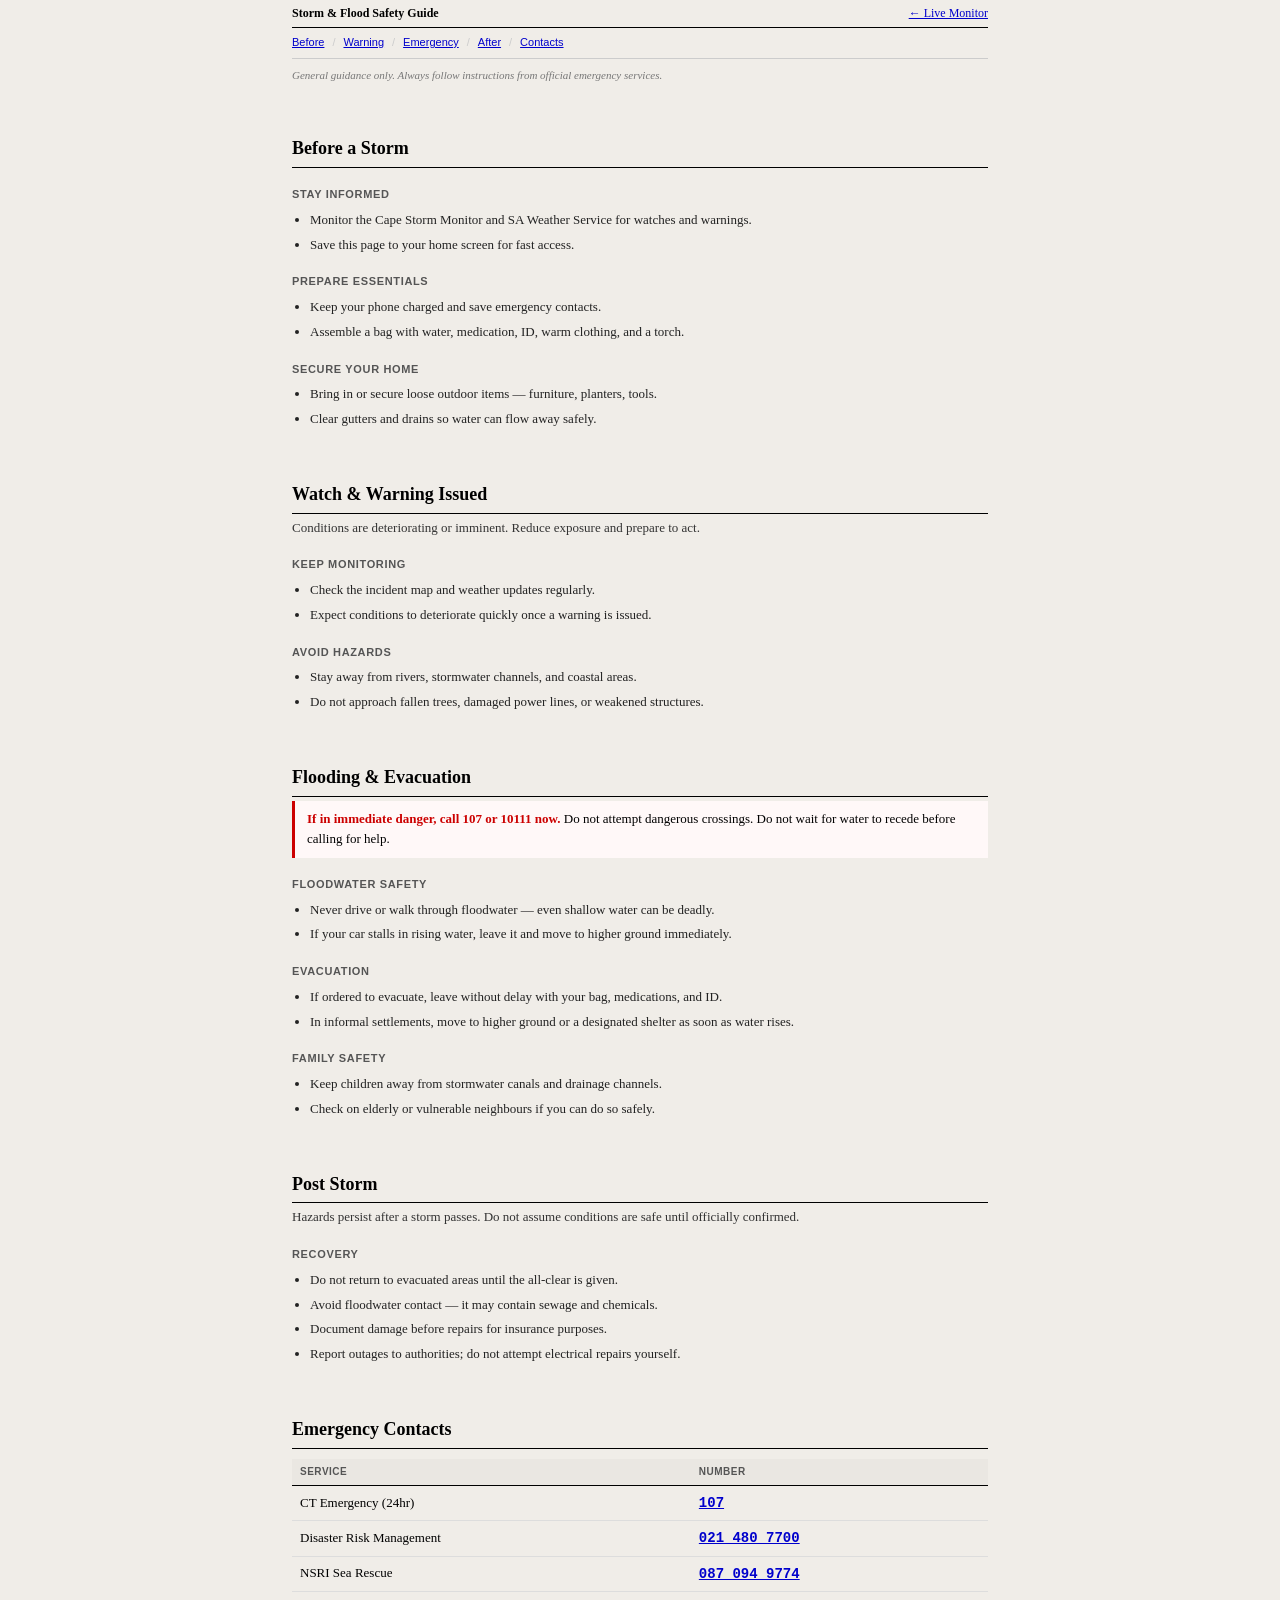
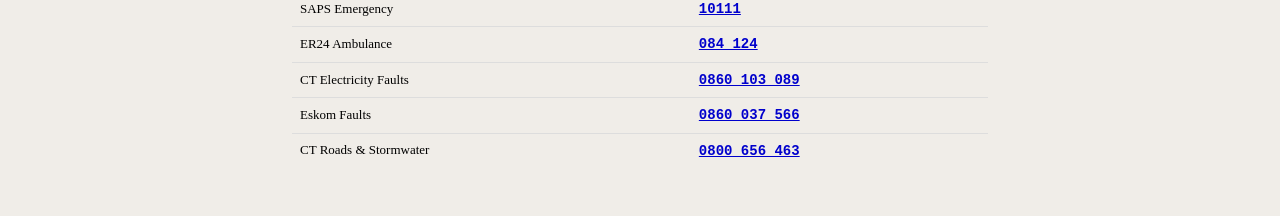
<file: assets/what-to-do.html>
<!DOCTYPE html>
<html lang="en">
<head>
  <meta charset="UTF-8">
  <meta name="viewport" content="width=device-width, initial-scale=1.0">
  <meta name="description" content="Storm and flood safety guide for Cape Town residents">
  <title>Storm &amp; Flood Safety — Cape Storm Monitor</title>
  <style>
    *, *::before, *::after { box-sizing: border-box; margin: 0; padding: 0; }

    body {
      background: #f0ede8;
      color: #000;
      font-family: Georgia, 'Times New Roman', serif;
      font-size: 14px;
      line-height: 1.6;
      max-width: 720px;
      margin: 0 auto;
      padding: 0 12px 48px;
    }

    a { color: #00c; }
    a:visited { color: #551a8b; }
    a:hover { color: #c00; }

    /* ── Header ── */
    .guide-header {
      padding: 4px 0;
      border-bottom: 1px solid #000;
      display: flex;
      align-items: baseline;
      justify-content: space-between;
      gap: 12px;
    }
    .guide-header-title {
      font-family: Georgia, serif;
      font-size: 12px;
      font-weight: bold;
    }
    .guide-back { font-size: 12px; }

    /* ── Phase nav ── */
    .phase-nav {
      font-family: Arial, sans-serif;
      font-size: 11px;
      padding: 6px 0;
      border-bottom: 1px solid #ccc;
      display: flex;
      flex-wrap: wrap;
      gap: 0;
    }
    .phase-nav a {
      color: #00c;
      text-decoration: underline;
      padding: 0 8px 0 0;
    }
    .phase-nav a:first-child { padding-left: 0; }
    .phase-nav span { color: #ccc; padding-right: 8px; }

    /* ── Alert ── */
    .alert {
      border-left: 3px solid #c00;
      padding: 8px 12px;
      background: #fff8f8;
      font-size: 13px;
      margin-bottom: 16px;
    }
    .alert strong { color: #c00; }

    /* ── Sections ── */
    .phase-section {
      padding-top: 24px;
    }

    h1 {
      font-family: Georgia, serif;
      font-size: 18px;
      font-weight: bold;
      margin: 16px 0 4px;
      padding-bottom: 4px;
      border-bottom: 1px solid #000;
    }

    h2 {
      font-family: Arial, Helvetica, sans-serif;
      font-size: 11px;
      font-weight: bold;
      text-transform: uppercase;
      letter-spacing: 0.06em;
      color: #555;
      margin: 18px 0 6px;
    }

    h3 {
      font-family: Georgia, serif;
      font-size: 13px;
      font-weight: bold;
      margin: 12px 0 4px;
    }

    p {
      font-size: 13px;
      color: #333;
      margin-bottom: 10px;
    }

    ul {
      padding-left: 18px;
      margin-bottom: 10px;
      font-size: 13px;
      color: #222;
    }
    ul li { margin-bottom: 4px; }

    /* ── Contacts table ── */
    .contacts-table {
      width: 100%;
      border-collapse: collapse;
      font-size: 13px;
      margin-top: 10px;
    }
    .contacts-table th {
      font-family: Arial, sans-serif;
      font-size: 10px;
      font-weight: bold;
      text-transform: uppercase;
      letter-spacing: 0.05em;
      color: #555;
      padding: 5px 8px;
      border-bottom: 1px solid #000;
      text-align: left;
      background: #eae7e2;
    }
    .contacts-table td {
      padding: 6px 8px;
      border-bottom: 1px solid #ddd;
      vertical-align: middle;
    }
    .contacts-table tr:last-child td { border-bottom: none; }
    .contacts-table tr:hover { background: #ebe8e3; }
    .contacts-table .num {
      font-family: 'Courier New', monospace;
      font-weight: bold;
      font-size: 14px;
    }
    .contacts-table a { color: #00c; }

    @media print {
      body { background: #fff; }
      .guide-header, .phase-nav { display: none; }
    }
  </style>
</head>
<body>

<div class="guide-header">
  <div class="guide-header-title">Storm &amp; Flood Safety Guide</div>
  <a href="../index.html" class="guide-back">&#8592; Live Monitor</a>
</div>

<nav class="phase-nav">
  <a href="#get-ready">Before</a><span>/</span>
  <a href="#get-set">Warning</a><span>/</span>
  <a href="#go">Emergency</a><span>/</span>
  <a href="#after">After</a><span>/</span>
  <a href="#contacts">Contacts</a>
</nav>

<p style="font-size:11px; color:#777; font-style:italic; padding: 8px 0 0;">General guidance only. Always follow instructions from official emergency services.</p>

<!-- BEFORE -->
<div class="phase-section" id="get-ready">
  <h1>Before a Storm</h1>

  <h2>Stay informed</h2>
  <ul>
    <li>Monitor the Cape Storm Monitor and SA Weather Service for watches and warnings.</li>
    <li>Save this page to your home screen for fast access.</li>
  </ul>

  <h2>Prepare essentials</h2>
  <ul>
    <li>Keep your phone charged and save emergency contacts.</li>
    <li>Assemble a bag with water, medication, ID, warm clothing, and a torch.</li>
  </ul>

  <h2>Secure your home</h2>
  <ul>
    <li>Bring in or secure loose outdoor items — furniture, planters, tools.</li>
    <li>Clear gutters and drains so water can flow away safely.</li>
  </ul>
</div>

<!-- WARNING -->
<div class="phase-section" id="get-set">
  <h1>Watch &amp; Warning Issued</h1>
  <p>Conditions are deteriorating or imminent. Reduce exposure and prepare to act.</p>

  <h2>Keep monitoring</h2>
  <ul>
    <li>Check the incident map and weather updates regularly.</li>
    <li>Expect conditions to deteriorate quickly once a warning is issued.</li>
  </ul>

  <h2>Avoid hazards</h2>
  <ul>
    <li>Stay away from rivers, stormwater channels, and coastal areas.</li>
    <li>Do not approach fallen trees, damaged power lines, or weakened structures.</li>
  </ul>
</div>

<!-- EMERGENCY -->
<div class="phase-section" id="go">
  <h1>Flooding &amp; Evacuation</h1>

  <div class="alert">
    <strong>If in immediate danger, call 107 or 10111 now.</strong> Do not attempt dangerous crossings. Do not wait for water to recede before calling for help.
  </div>

  <h2>Floodwater safety</h2>
  <ul>
    <li>Never drive or walk through floodwater — even shallow water can be deadly.</li>
    <li>If your car stalls in rising water, leave it and move to higher ground immediately.</li>
  </ul>

  <h2>Evacuation</h2>
  <ul>
    <li>If ordered to evacuate, leave without delay with your bag, medications, and ID.</li>
    <li>In informal settlements, move to higher ground or a designated shelter as soon as water rises.</li>
  </ul>

  <h2>Family safety</h2>
  <ul>
    <li>Keep children away from stormwater canals and drainage channels.</li>
    <li>Check on elderly or vulnerable neighbours if you can do so safely.</li>
  </ul>
</div>

<!-- AFTER -->
<div class="phase-section" id="after">
  <h1>Post Storm</h1>
  <p>Hazards persist after a storm passes. Do not assume conditions are safe until officially confirmed.</p>

  <h2>Recovery</h2>
  <ul>
    <li>Do not return to evacuated areas until the all-clear is given.</li>
    <li>Avoid floodwater contact — it may contain sewage and chemicals.</li>
    <li>Document damage before repairs for insurance purposes.</li>
    <li>Report outages to authorities; do not attempt electrical repairs yourself.</li>
  </ul>
</div>

<!-- CONTACTS -->
<div class="phase-section" id="contacts">
  <h1>Emergency Contacts</h1>
  <table class="contacts-table">
    <thead>
      <tr><th>Service</th><th>Number</th></tr>
    </thead>
    <tbody>
      <tr><td>CT Emergency (24hr)</td><td class="num"><a href="tel:107">107</a></td></tr>
      <tr><td>Disaster Risk Management</td><td class="num"><a href="tel:0214807700">021 480 7700</a></td></tr>
      <tr><td>NSRI Sea Rescue</td><td class="num"><a href="tel:0870949774">087 094 9774</a></td></tr>
      <tr><td>SAPS Emergency</td><td class="num"><a href="tel:10111">10111</a></td></tr>
      <tr><td>ER24 Ambulance</td><td class="num"><a href="tel:084124">084 124</a></td></tr>
      <tr><td>CT Electricity Faults</td><td class="num"><a href="tel:0860103089">0860 103 089</a></td></tr>
      <tr><td>Eskom Faults</td><td class="num"><a href="tel:0860037566">0860 037 566</a></td></tr>
      <tr><td>CT Roads &amp; Stormwater</td><td class="num"><a href="tel:0800656463">0800 656 463</a></td></tr>
    </tbody>
  </table>
</div>

</body>
</html>
</file>
